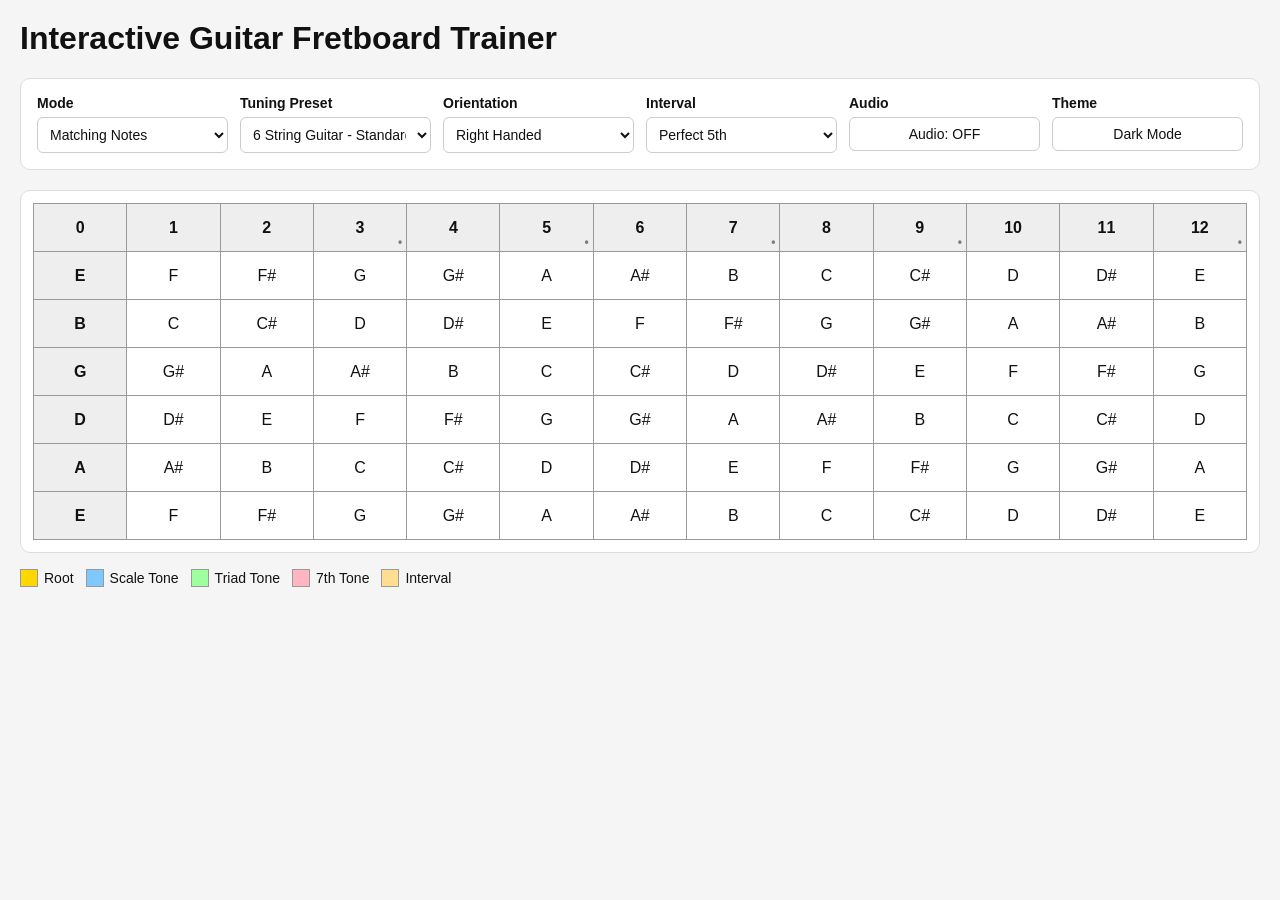
<file: index.html>
<!DOCTYPE html>
<html lang="en">
  <head>
    <meta charset="UTF-8" />
    <meta name="viewport" content="width=device-width, initial-scale=1.0" />
    <title>Interactive Guitar Fretboard Trainer</title>
    <link rel="stylesheet" href="styles.css">
  </head>
  <body>

    <h1>Interactive Guitar Fretboard Trainer</h1>
    
    <div class="controls-shell">
      <input
        type="checkbox"
        id="controls-drawer"
        class="controls-drawer-input"
        aria-controls="controls-panel"
      />
      <div class="controls-compact-bar">
        <p id="controls-summary-line" class="controls-summary-line" aria-live="polite"></p>
        <label for="controls-drawer" class="controls-drawer-label">
          <span class="controls-drawer-label-text">Options</span>
          <span class="controls-drawer-chevron" aria-hidden="true"></span>
        </label>
      </div>
      <div id="controls-panel" class="controls">
    
      <div class="control-group">
        <label>Mode</label>
        <select id="mode">
          <option value="notes">Matching Notes</option>
          <option value="fifths">Circle of Fifths</option>
          <option value="major-scale">Major Scale</option>
          <option value="minor-pentatonic">Minor Pentatonic</option>
          <option value="major-triad">Major Triad</option>
          <option value="minor-triad">Minor Triad</option>
          <option value="dominant-7">Dominant 7</option>
          <option value="intervals">Intervals</option>
        </select>
      </div>
    
      <div class="control-group">
        <label>Tuning Preset</label>
        <select id="tuning">
    
          <option value="bass-standard">4 String Bass - Standard (E)</option>
          <option value="bass-drop-d">4 String Bass - Drop D</option>
          <option value="bass-d-standard">4 String Bass - D Standard</option>
          <option value="bass-drop-x">4 String Bass - Drop C</option>
    
          <option disabled>──────────</option>
    
          <option value="bass-5-standard">
            5 String Bass - Standard (B)
          </option>
    
          <option value="bass-5-tenor">
            5 String Bass - Tenor
          </option>
    
          <option value="bass-5-drop-a">
            5 String Bass - Drop A
          </option>
          
          <option value="bass-5-a-standard">
            5 String Bass - A Standard
          </option>
    
          <option disabled>──────────</option>
    
          <option value="standard" selected>6 String Guitar - Standard (E)</option>
          <option value="drop-d">6 String Guitar - Drop D</option>
          <option value="d-standard">6 String Guitar - D Standard</option>
          <option value="drop-c">6 String Guitar - Drop C</option>
          <option value="drop-c#">6 String Guitar - Drop C#</option>
          <option value="b-standard">6 String Guitar - B Standard</option>
          <option value="drop-a">6 String Guitar - Drop A</option>
    
          <option disabled>──────────</option>
    
          <option value="7-standard">7 String Guitar - Standard (B)</option>
          <option value="7-drop-a">7 String Guitar - Drop A</option>
          <option value="7-a-standard">7 String Guitar - A Standard</option>
          <option value="7-drop-g">7 String Guitar - Drop G</option>
    
        </select>
      </div>
    
      <div class="control-group">
        <label>Orientation</label>
        <select id="orientation">
          <option value="right" selected>Right Handed</option>
          <option value="left">Left Handed</option>
        </select>
      </div>
    
      <div class="control-group">
        <label>Interval</label>
        <select id="interval-select">
          <option value="1">Root</option>
          <option value="2">Major 2nd</option>
          <option value="3">Major 3rd</option>
          <option value="4">Perfect 4th</option>
          <option value="5" selected>Perfect 5th</option>
          <option value="7">Minor 7th</option>
          <option value="12">Octave</option>
        </select>
      </div>
    
      <div class="control-group">
        <label>Audio</label>
        <button id="toggle-audio">Audio: OFF</button>
      </div>
    
      <div class="control-group">
        <label>Theme</label>
        <button id="toggle-theme">Dark Mode</button>
      </div>
    
      </div>
    </div>
    
    <div class="table-wrapper">
      <div id="table-container"></div>
    </div>
    
    <div class="legend">
      <div class="legend-item">
        <div class="legend-color root"></div>
        Root
      </div>
    
      <div class="legend-item">
        <div class="legend-color scale"></div>
        Scale Tone
      </div>
    
      <div class="legend-item">
        <div class="legend-color triad"></div>
        Triad Tone
      </div>
    
      <div class="legend-item">
        <div class="legend-color seventh"></div>
        7th Tone
      </div>
    
      <div class="legend-item">
        <div class="legend-color interval"></div>
        Interval
      </div>
    </div>

    <script src="script.js"></script>
  </body>
</html>
</file>
<file: styles.css>
:root {
  /* base tokens */
  --font-family: Arial, sans-serif;
  --page-padding: 20px;
  --radius: 10px;
  --gap: 12px;
  --control-padding: 16px;
  --control-input-padding: 8px;
  --control-font-size: 14px;
  --transition-fast: 0.15s ease;
  --transition-medium: 0.2s ease;

  /* light theme colors */
  --bg: #f5f5f5;
  --text: #111;
  --surface: #fff;
  --muted-border: #ddd;
  --control-border: #ccc;
  --thead-bg: #eee;
  --cell-border: #999;
  --hover-bg: #f0f0f0;

  /* legend/badge defaults (used as fallbacks) */
  --badge-root: gold;
  --badge-scale: #7ec8ff;
  --badge-triad: #9eff9e;
  --badge-seventh: #ffb6c1;
  --badge-interval: #ffde91;
  --badge-previous: #ffb0b0;
  --badge-next: #a8ffb0;

  /* colors used in dark mode for text on badges */
  --badge-dark-text: #333;
  --badge-dark-hover-text: #ccc;
}

/* dark theme overrides */
body.dark {
  --bg: #000;
  --text: #f3f4f6;
  --surface: #333;
  --muted-border: #374151;
  --control-border: #4b5563;
  --thead-bg: #555;
  --cell-border: #4b5563;
  --hover-bg: #555;

  /* badges keep same background, but text on them should be darker for contrast */
  --badge-dark-text: #333;
  --badge-dark-hover-text: #ccc;
}

* {
  box-sizing: border-box;
}
body {
  font-family: var(--font-family);
  margin: 0;
  padding: var(--page-padding);
  background: var(--bg);
  color: var(--text);
  transition: background var(--transition-medium),
    color var(--transition-medium);
}

h1 {
  margin-top: 0;
}

.controls-shell {
  margin-bottom: 20px;
}

.controls-drawer-input {
  position: absolute;
  width: 1px;
  height: 1px;
  padding: 0;
  margin: -1px;
  overflow: hidden;
  clip: rect(0, 0, 0, 0);
  white-space: nowrap;
  border: 0;
}

.controls-drawer-input:focus-visible + .controls-compact-bar {
  outline: 2px solid var(--control-border);
  outline-offset: 2px;
}

.controls-compact-bar {
  display: none;
  align-items: center;
  justify-content: space-between;
  gap: var(--gap);
  padding: 12px var(--control-padding);
}

.controls-summary-line {
  margin: 0;
  font-size: 13px;
  line-height: 1.35;
  color: var(--text);
  opacity: 0.92;
  flex: 1;
  min-width: 0;
  display: -webkit-box;
  -webkit-box-orient: vertical;
  line-clamp: 2;
  -webkit-line-clamp: 2;
  overflow: hidden;
}

.controls-drawer-label {
  display: inline-flex;
  align-items: center;
  gap: 6px;
  flex-shrink: 0;
  padding: var(--control-input-padding) 12px;
  font-size: var(--control-font-size);
  font-weight: bold;
  background: var(--surface);
  color: var(--text);
  border: 1px solid var(--control-border);
  border-radius: 6px;
  cursor: pointer;
  user-select: none;
  transition: background var(--transition-fast), border-color var(--transition-fast);
}

.controls-drawer-label:hover {
  background: var(--hover-bg);
}

.controls-drawer-chevron {
  display: inline-block;
  transition: transform var(--transition-fast);
}

.controls-drawer-chevron::before {
  content: "";
  display: block;
  width: 0;
  height: 0;
  border-left: 5px solid transparent;
  border-right: 5px solid transparent;
  border-top: 6px solid var(--text);
}

.controls-drawer-input:checked
  ~ .controls-compact-bar
  .controls-drawer-chevron {
  transform: rotate(180deg);
}

/* Control grid: even rows — 1 col → 2 → 3 → 6 as width allows */
.controls {
  display: grid;
  grid-template-columns: 1fr;
  gap: var(--gap);
  margin-bottom: 0;
  background: var(--surface);
  padding: var(--control-padding);
  border-radius: var(--radius);
  border: 1px solid var(--muted-border);
  transition: background var(--transition-medium),
    border-color var(--transition-medium);
}

@media (min-width: 440px) {
  .controls {
    grid-template-columns: repeat(2, minmax(0, 1fr));
  }
}

@media (min-width: 700px) {
  .controls {
    grid-template-columns: repeat(3, minmax(0, 1fr));
  }
}

@media (min-width: 1000px) {
  .controls {
    grid-template-columns: repeat(6, minmax(0, 1fr));
  }
}

.control-group {
  display: flex;
  flex-direction: column;
  gap: 6px;
}

label {
  font-size: var(--control-font-size);
  font-weight: bold;
}

select,
button {
  padding: var(--control-input-padding);
  font-size: var(--control-font-size);
  background: var(--surface);
  color: var(--text);
  border: 1px solid var(--control-border);
  border-radius: 6px;
}

.table-wrapper {
  overflow-x: auto;
  background: var(--surface);
  border-radius: var(--radius);
  border: 1px solid var(--muted-border);
  padding: 12px;
  transition: background var(--transition-medium),
    border-color var(--transition-medium);
}

table {
  border-collapse: collapse;
  width: max-content;
  min-width: 100%;
}

th,
td {
  border: 1px solid var(--cell-border);
  width: 48px;
  height: 48px;
  text-align: center;
  vertical-align: middle;
  user-select: none;
  position: relative;
}

td {
  cursor: pointer;
  transition: background var(--transition-fast);
}

thead th {
  background: var(--thead-bg);
  position: sticky;
  top: 0;
  z-index: 2;
}

/* freeze top-left (fret 0) so it stays with the sticky string column on horizontal scroll */
thead th:first-child {
  left: 0;
  z-index: 3;
}

tbody th {
  background: var(--thead-bg);
  position: sticky;
  left: 0;
  z-index: 1;
}

tbody th[data-note] {
  cursor: pointer;
  transition: background var(--transition-fast);
}

tbody th[data-note]:hover {
  background: var(--hover-bg);
}

td:hover {
  background: var(--hover-bg);
}

/* badge / cell color utilities */
.root {
  background: var(--badge-root);
  font-weight: bold;
}
.scale {
  background: var(--badge-scale);
}
.triad {
  background: var(--badge-triad);
}
.seventh {
  background: var(--badge-seventh);
}
.interval {
  background: var(--badge-interval);
}
.previous {
  background: var(--badge-previous);
}
.next {
  background: var(--badge-next);
}

/* dark-mode badge text color + hover */
body.dark tbody :is(td, th).root,
body.dark tbody :is(td, th).scale,
body.dark tbody :is(td, th).triad,
body.dark tbody :is(td, th).seventh,
body.dark tbody :is(td, th).interval,
body.dark tbody :is(td, th).previous,
body.dark tbody :is(td, th).next {
  color: var(--badge-dark-text);
}

body.dark tbody :is(td, th).root:hover,
body.dark tbody :is(td, th).scale:hover,
body.dark tbody :is(td, th).triad:hover,
body.dark tbody :is(td, th).seventh:hover,
body.dark tbody :is(td, th).interval:hover,
body.dark tbody :is(td, th).previous:hover,
body.dark tbody :is(td, th).next:hover {
  color: var(--badge-dark-hover-text);
}

/* header/footer color adjustments in dark mode (driven by variables) */
body.dark thead th,
body.dark tbody th {
  background: var(--thead-bg);
  color: var(--text);
}

body.dark td {
  color: var(--text);
  border-color: var(--cell-border);
}

body.dark th {
  border-color: var(--cell-border);
}

.marker::after {
  content: "•";
  position: absolute;
  bottom: 2px;
  right: 4px;
  font-size: 12px;
  opacity: 0.5;
}

.legend {
  display: flex;
  flex-wrap: wrap;
  gap: var(--gap);
  margin-top: 16px;
  font-size: 14px;
}

.legend-item {
  display: flex;
  align-items: center;
  gap: 6px;
}

.legend-color {
  width: 18px;
  height: 18px;
  border: 1px solid var(--cell-border);
}

/* responsive tweak */
@media (max-width: 700px) {
  th,
  td {
    width: 42px;
    height: 42px;
    font-size: 12px;
  }

  .controls-shell {
    background: var(--surface);
    border: 1px solid var(--muted-border);
    border-radius: var(--radius);
    transition: background var(--transition-medium),
      border-color var(--transition-medium);
  }

  .controls-compact-bar {
    display: flex;
  }

  .controls {
    display: none;
    border: none;
    border-radius: 0;
    border-top: 1px solid var(--muted-border);
    padding-top: 12px;
  }

  .controls-drawer-input:checked ~ .controls {
    display: grid;
  }
}

@media (min-width: 701px) {
  .controls-drawer-input,
  .controls-compact-bar {
    display: none;
  }

  .controls {
    display: grid;
  }
}
</file>
